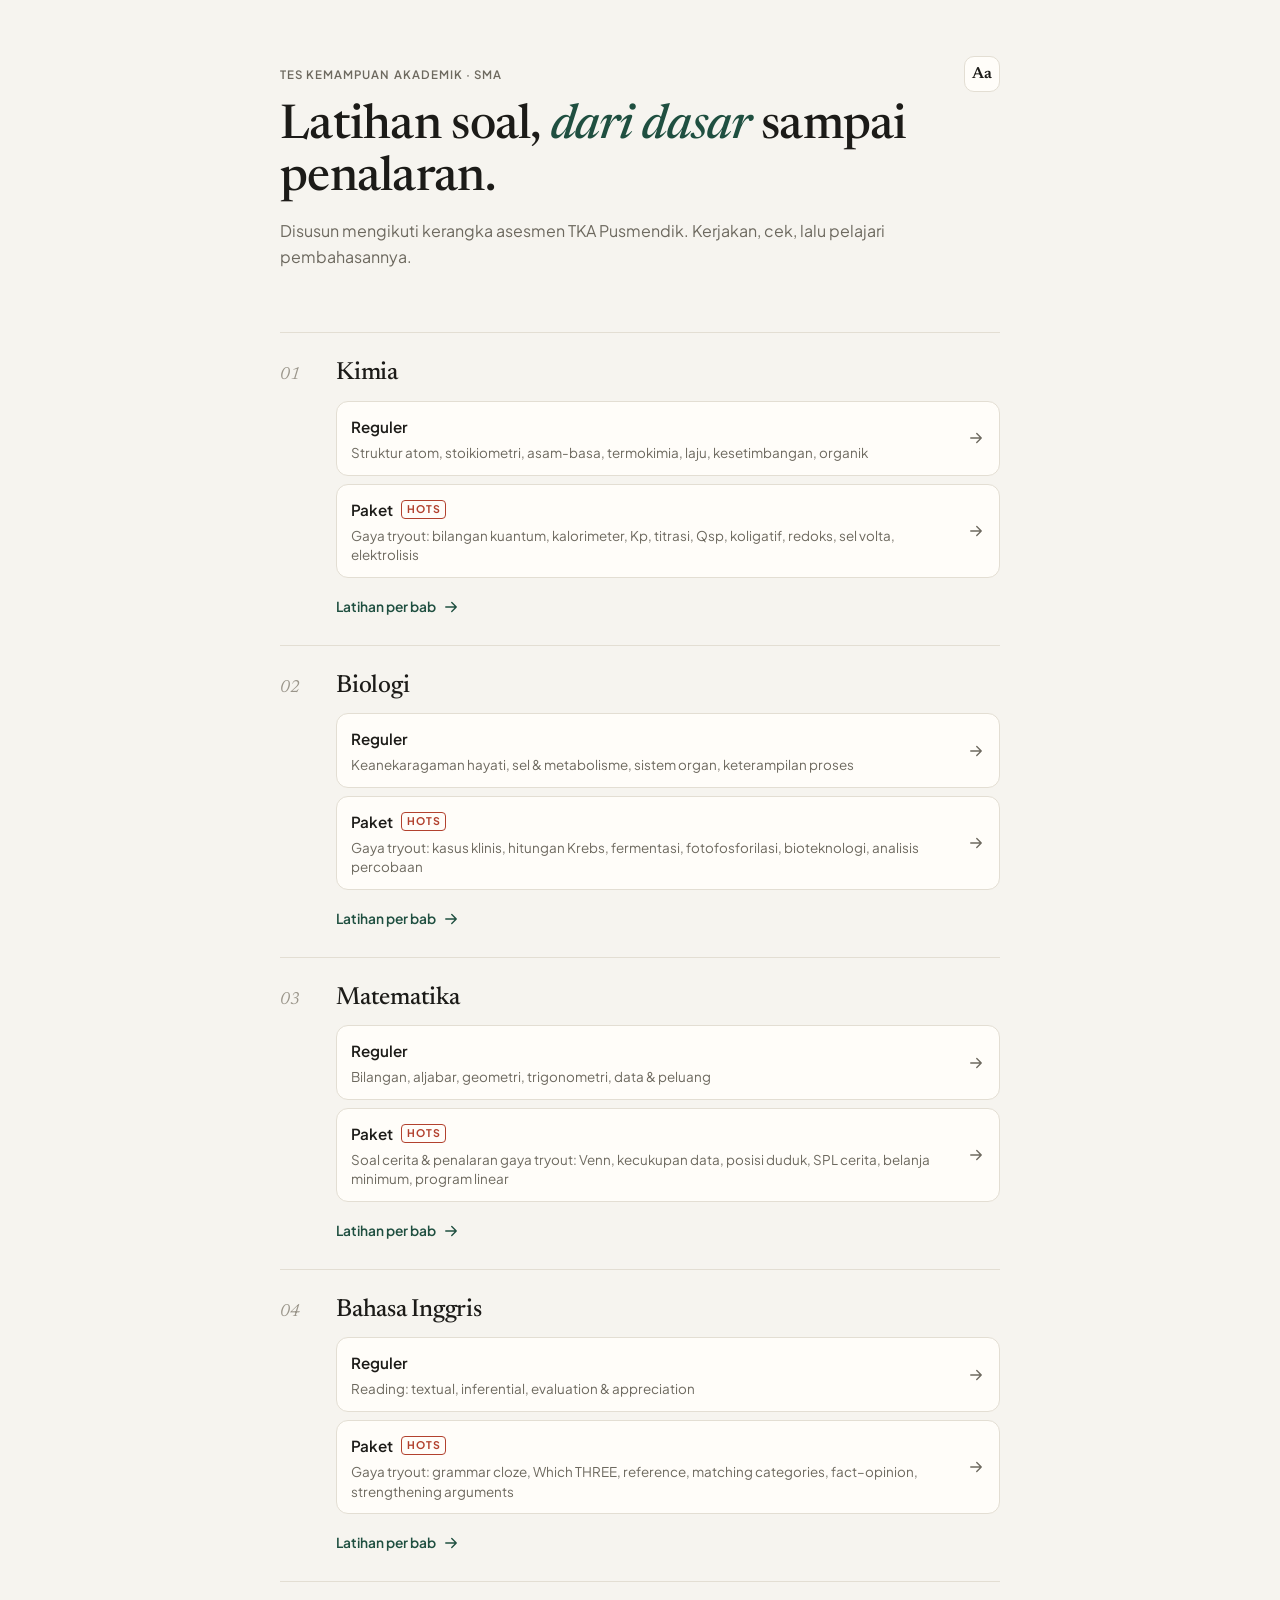
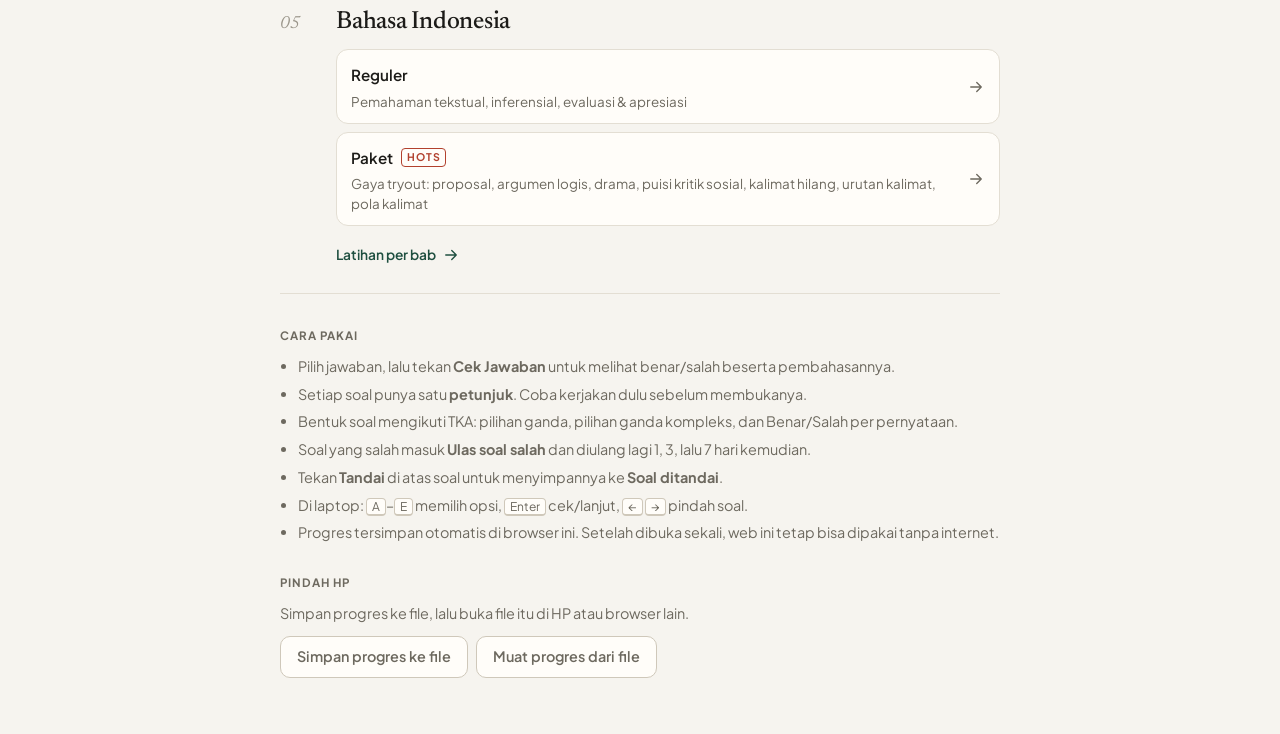
<file: index.html>
<!doctype html>
<html lang="id">
<head>
  <meta charset="utf-8">
  <meta name="viewport" content="width=device-width, initial-scale=1, viewport-fit=cover">
  <meta name="theme-color" content="#f6f4ef">
  <title>Latihan TKA SMA</title>
  <meta name="description" content="Latihan soal TKA SMA dengan petunjuk dan pembahasan.">
  <link rel="manifest" href="manifest.json">
  <link rel="icon" type="image/png" href="ikon/ikon-192.png">
  <link rel="apple-touch-icon" href="ikon/apple-touch-icon.png">
  <link rel="preconnect" href="https://fonts.googleapis.com">
  <link rel="preconnect" href="https://fonts.gstatic.com" crossorigin>
  <link rel="stylesheet" href="https://fonts.googleapis.com/css2?family=Newsreader:ital,opsz,wght@0,6..72,400..600;1,6..72,400..600&family=Plus+Jakarta+Sans:wght@400;500;600;700&display=swap">
  <link rel="stylesheet" href="css/style.css">
  <script src="js/umum.js"></script>
</head>
<body>
  <main class="wrap">
    <section class="hero">
      <div class="hero-atas">
        <span class="eyebrow">Tes Kemampuan Akademik · SMA</span>
        <div class="tampilan-wrap"><button class="btn-tampilan" data-tampilan aria-label="Pengaturan tampilan">Aa</button></div>
      </div>
      <h1>Latihan soal, <em>dari dasar</em> sampai penalaran.</h1>
      <p>Disusun mengikuti kerangka asesmen TKA Pusmendik. Kerjakan, cek, lalu pelajari pembahasannya.</p>
      <div class="ringkas-total" id="total"></div>
      <div id="lanjut"></div>
      <div class="pintas" id="pintas"></div>
    </section>

    <ol class="daftar-mapel" id="grid"></ol>

    <section class="info">
      <h3>Cara pakai</h3>
      <ul>
        <li>Pilih jawaban, lalu tekan <b>Cek Jawaban</b> untuk melihat benar/salah beserta pembahasannya.</li>
        <li>Setiap soal punya satu <b>petunjuk</b>. Coba kerjakan dulu sebelum membukanya.</li>
        <li>Bentuk soal mengikuti TKA: pilihan ganda, pilihan ganda kompleks, dan Benar/Salah per pernyataan.</li>
        <li>Soal yang salah masuk <b>Ulas soal salah</b> dan diulang lagi 1, 3, lalu 7 hari kemudian.</li>
        <li>Tekan <b>Tandai</b> di atas soal untuk menyimpannya ke <b>Soal ditandai</b>.</li>
        <li>Di laptop: <kbd>A</kbd>–<kbd>E</kbd> memilih opsi, <kbd>Enter</kbd> cek/lanjut, <kbd>←</kbd> <kbd>→</kbd> pindah soal.</li>
        <li>Progres tersimpan otomatis di browser ini. Setelah dibuka sekali, web ini tetap bisa dipakai tanpa internet.</li>
      </ul>

      <h3>Pindah HP</h3>
      <p>Simpan progres ke file, lalu buka file itu di HP atau browser lain.</p>
      <div class="pindah">
        <button class="btn" id="ekspor">Simpan progres ke file</button>
        <button class="btn" id="impor">Muat progres dari file</button>
        <input type="file" id="berkas" accept=".json,application/json" hidden>
      </div>
    </section>
  </main>

  <script src="js/mapel.js"></script>
  <script>
    var PANAH = '<svg class="ic" viewBox="0 0 24 24" fill="none" stroke="currentColor" stroke-width="1.8" stroke-linecap="round" stroke-linejoin="round"><path d="M5 12h14M13 6l6 6-6 6"/></svg>';

    function bacaProgres(id) {
      var r = { n: 0, b: 0, total: 0, idx: null };
      var s = TKA.bacaJson("tka-" + id);
      if (s && s.jawab) {
        Object.keys(s.jawab).forEach(function (k) {
          if (s.jawab[k].cek) { r.n++; if (s.jawab[k].benar) r.b++; }
        });
        r.total = s.total || 0;
        r.idx = s.idx;
      }
      return r;
    }

    function tampilkan() {
      // Kelompokkan paket reguler & HOTS di bawah satu mapel.
      var grup = {}, urut = [], semuaN = 0, semuaB = 0;
      window.DAFTAR_MAPEL.forEach(function (m) {
        var dasar = m.id.replace(/-hots$/, "");
        if (!grup[dasar]) { grup[dasar] = { nama: m.nama.split(" · ")[0], set: [] }; urut.push(dasar); }
        grup[dasar].set.push(m);
      });

      var grid = document.getElementById("grid");
      urut.forEach(function (k, i) {
        var g = grup[k], h = "";
        g.set.forEach(function (m) {
          var p = bacaProgres(m.id), hots = /-hots$/.test(m.id);
          semuaN += p.n; semuaB += p.b;
          var kanan = "";
          if (p.n) {
            kanan = '<div class="prog-mini"><span class="stat">' + p.b + ' benar · ' + p.n + (p.total ? '/' + p.total : '') + '</span>' +
              (p.total ? '<div class="garis"><span style="width:' + Math.round(p.n / p.total * 100) + '%"></span></div>' : '') + '</div>';
          }
          h += '<a class="set" href="' + (m.siap ? "quiz.html?mapel=" + m.id : "#") + '"' + (m.siap ? "" : ' aria-disabled="true" style="opacity:.5;pointer-events:none"') + '>' +
            '<span class="nama">' + (hots ? 'Paket <span class="label-hots">HOTS</span>' : 'Reguler') + '</span>' +
            '<span class="ket">' + (m.siap ? m.ket : "Segera hadir") + '</span>' +
            '<span class="kanan">' + kanan + PANAH + '</span></a>';
        });
        if (g.set.some(function (m) { return m.siap; })) {
          h += '<a class="per-bab" href="quiz.html?bab=' + k + '">Latihan per bab' + PANAH + '</a>';
        }
        var li = document.createElement("li");
        li.className = "mapel";
        li.innerHTML = '<span class="no">' + String(i + 1).padStart(2, "0") + '</span><div><h2>' + g.nama + '</h2><div class="paket">' + h + '</div></div>';
        grid.appendChild(li);
      });

      if (semuaN) {
        document.getElementById("total").innerHTML =
          '<div><b>' + semuaN + '</b><span>soal dikerjakan</span></div>' +
          '<div><b>' + semuaB + '</b><span>dijawab benar</span></div>' +
          '<div><b>' + Math.round(semuaB / semuaN * 100) + '%</b><span>ketepatan</span></div>';
      }

      // Tombol lanjutkan ke paket yang terakhir dibuka.
      try {
        var akhir = localStorage.getItem("tka-terakhir");
        var m = window.DAFTAR_MAPEL.filter(function (x) { return x.id === akhir && x.siap; })[0];
        if (m) {
          var p = bacaProgres(m.id);
          var posisi = p.idx === "ringkasan" ? "Ringkasan" : "Soal " + ((p.idx || 0) + 1);
          document.getElementById("lanjut").innerHTML =
            '<a class="lanjut" href="quiz.html?mapel=' + m.id + '"><div><span class="eyebrow">Lanjutkan</span>' +
            '<strong>' + m.nama + ' — ' + posisi + '</strong></div>' + PANAH + '</a>';
        }
      } catch (e) {}

      // Pintasan ulas soal salah & soal ditandai.
      var siap = window.DAFTAR_MAPEL.filter(function (x) { return x.siap; });
      var ulas = TKA.ulas(siap), tempo = TKA.jatuhTempo(ulas).length, nanti = Object.keys(ulas).length - tempo;
      var tanda = Object.keys(TKA.tanda()).length, h = "";
      if (tempo) {
        h += '<a class="ulas" href="quiz.html?set=ulas&baru=1"><b>' + tempo + '</b><span>soal perlu diulas hari ini</span>' + PANAH + '</a>';
      } else if (nanti) {
        h += '<div class="selesai"><b>✓</b><span>Ulasan hari ini beres · ' + nanti + ' soal dijadwalkan muncul lagi</span></div>';
      }
      if (tanda) h += '<a class="tandai" href="quiz.html?set=tanda"><b>' + tanda + '</b><span>soal ditandai</span>' + PANAH + '</a>';
      document.getElementById("pintas").innerHTML = h;
    }
    tampilkan();

    // ---------- Pindah HP: ekspor & impor semua data tka-* ----------
    document.getElementById("ekspor").addEventListener("click", function () {
      var data = {};
      for (var i = 0; i < localStorage.length; i++) {
        var k = localStorage.key(i);
        if (k.indexOf("tka-") === 0) data[k] = localStorage.getItem(k);
      }
      var isi = JSON.stringify({ aplikasi: "latihan-tka", versi: 1, waktu: new Date().toISOString(), data: data });
      var a = document.createElement("a");
      a.href = URL.createObjectURL(new Blob([isi], { type: "application/json" }));
      a.download = "progres-tka-" + new Date().toISOString().slice(0, 10) + ".json";
      document.body.appendChild(a); a.click(); a.remove();
      setTimeout(function () { URL.revokeObjectURL(a.href); }, 1000);
    });

    var berkas = document.getElementById("berkas");
    document.getElementById("impor").addEventListener("click", function () { berkas.click(); });
    berkas.addEventListener("change", function () {
      var f = berkas.files[0];
      if (!f) return;
      var r = new FileReader();
      r.onload = function () {
        var x;
        try { x = JSON.parse(r.result); } catch (e) {}
        berkas.value = "";
        if (!x || x.aplikasi !== "latihan-tka" || !x.data) return alert("File ini bukan file progres Latihan TKA.");
        if (!confirm("Progres di perangkat ini akan diganti dengan isi file (disimpan " + String(x.waktu || "").slice(0, 10) + "). Lanjutkan?")) return;
        try {
          Object.keys(localStorage).filter(function (k) { return k.indexOf("tka-") === 0; })
            .forEach(function (k) { localStorage.removeItem(k); });
          Object.keys(x.data).forEach(function (k) {
            if (k.indexOf("tka-") === 0) localStorage.setItem(k, x.data[k]);
          });
        } catch (e) { return alert("Gagal menyimpan: " + e.message); }
        location.reload();
      };
      r.readAsText(f);
    });
  </script>
</body>
</html>
</file>
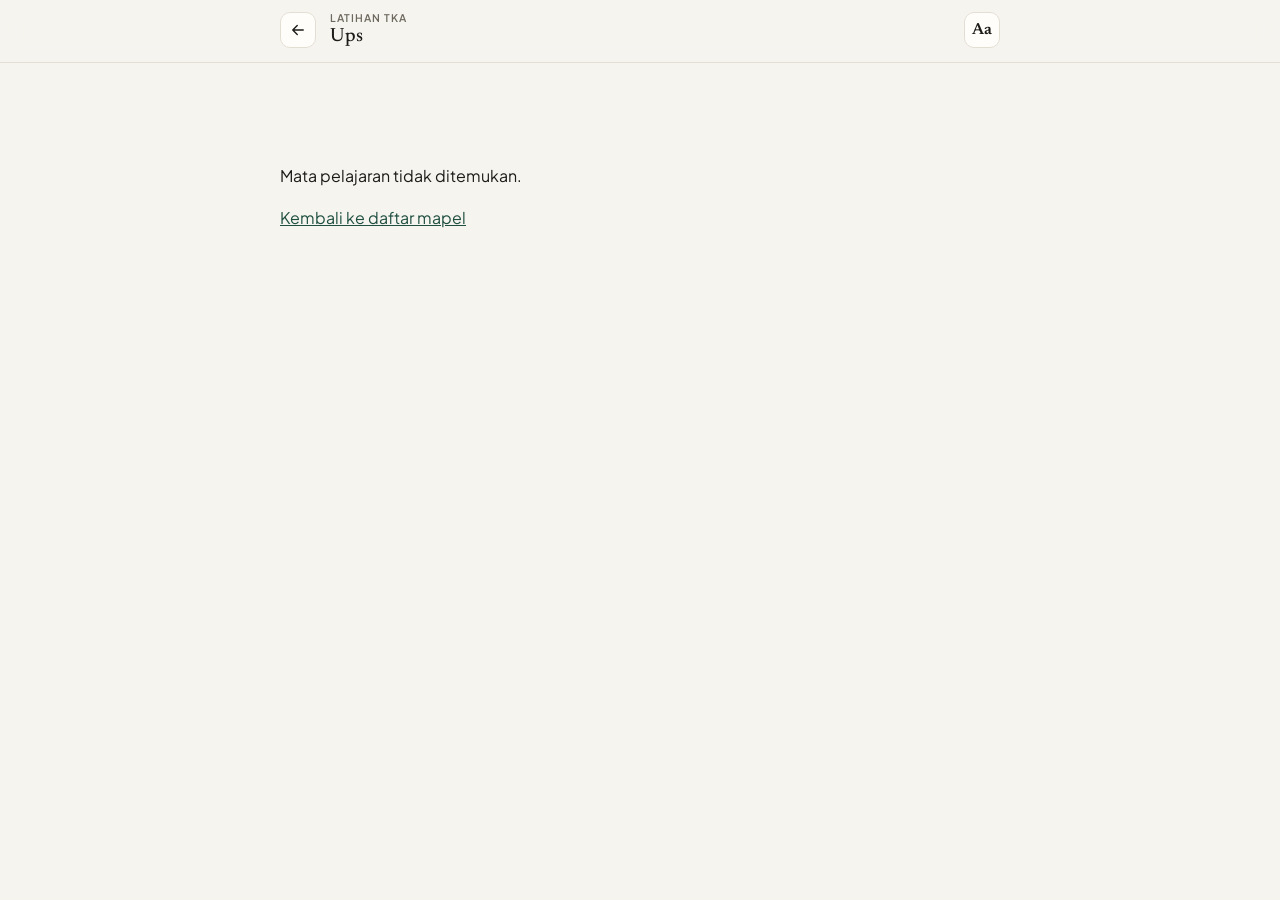
<file: quiz.html>
<!doctype html>
<html lang="id">
<head>
  <meta charset="utf-8">
  <meta name="viewport" content="width=device-width, initial-scale=1, viewport-fit=cover">
  <meta name="theme-color" content="#f6f4ef">
  <title>Latihan TKA SMA</title>
  <link rel="manifest" href="manifest.json">
  <link rel="icon" type="image/png" href="ikon/ikon-192.png">
  <link rel="apple-touch-icon" href="ikon/apple-touch-icon.png">
  <link rel="preconnect" href="https://fonts.googleapis.com">
  <link rel="preconnect" href="https://fonts.gstatic.com" crossorigin>
  <link rel="stylesheet" href="https://fonts.googleapis.com/css2?family=Newsreader:ital,opsz,wght@0,6..72,400..600;1,6..72,400..600&family=Plus+Jakarta+Sans:wght@400;500;600;700&display=swap">
  <link rel="stylesheet" href="css/style.css">
  <script src="js/umum.js"></script>
</head>
<body>
  <header class="bar-atas">
    <div class="wrap bar-isi">
      <a class="back" id="kembali" href="index.html" aria-label="Kembali">
        <svg class="ic" viewBox="0 0 24 24" fill="none" stroke="currentColor" stroke-width="1.8" stroke-linecap="round" stroke-linejoin="round"><path d="M19 12H5M11 6l-6 6 6 6"/></svg>
      </a>
      <div class="judul-wrap">
        <span class="eyebrow" id="sub">Latihan TKA</span>
        <h1 id="judul">Memuat…</h1>
      </div>
      <span class="stat" id="stat"></span>
      <div class="tampilan-wrap"><button class="btn-tampilan" data-tampilan aria-label="Pengaturan tampilan">Aa</button></div>
    </div>
    <div class="progress"><span id="prog" style="width:0"></span></div>
  </header>
  <main class="wrap">
    <nav class="nav-nomor" id="nav" aria-label="Nomor soal"></nav>
    <div id="isi"></div>
  </main>

  <script src="js/mapel.js"></script>
  <script src="js/app.js"></script>
</body>
</html>
</file>
<file: css/style.css>
:root {
  --bg: #f6f4ef;
  --surface: #fffdf9;
  --surface-2: #eeeae2;
  --text: #1c1b18;
  --muted: #6d695f;
  --faint: #9a958a;
  --border: #e3ded3;
  --border-strong: #cfc8ba;
  --accent: #1f4f40;
  --accent-ink: #ffffff;
  --accent-soft: #e2ebe6;
  --ok: #2e7650;
  --ok-soft: #e4f0e8;
  --bad: #b2412e;
  --bad-soft: #f8e6e1;
  --hint: #8f6410;
  --hint-soft: #f6eedb;
  --radius: 12px;
  --serif: "Newsreader", "Iowan Old Style", Georgia, serif;
  --sans: "Plus Jakarta Sans", system-ui, -apple-system, "Segoe UI", Roboto, sans-serif;
}
@media (prefers-color-scheme: dark) {
  :root:not([data-theme="light"]) {
    --bg: #131311;
    --surface: #1b1a17;
    --surface-2: #25231f;
    --text: #ece8df;
    --muted: #a39e92;
    --faint: #77736a;
    --border: #2f2d28;
    --border-strong: #45423b;
    --accent: #8fc7ab;
    --accent-ink: #10201a;
    --accent-soft: #1d2f27;
    --ok: #7fc99c;
    --ok-soft: #1a2c21;
    --bad: #e88b77;
    --bad-soft: #36201b;
    --hint: #e2b75f;
    --hint-soft: #302712;
  }
}
/* Tema gelap dipilih manual dari panel Tampilan */
:root[data-theme="dark"] {
  --bg: #131311;
  --surface: #1b1a17;
  --surface-2: #25231f;
  --text: #ece8df;
  --muted: #a39e92;
  --faint: #77736a;
  --border: #2f2d28;
  --border-strong: #45423b;
  --accent: #8fc7ab;
  --accent-ink: #10201a;
  --accent-soft: #1d2f27;
  --ok: #7fc99c;
  --ok-soft: #1a2c21;
  --bad: #e88b77;
  --bad-soft: #36201b;
  --hint: #e2b75f;
  --hint-soft: #302712;
}

* { box-sizing: border-box; }
html { -webkit-text-size-adjust: 100%; }
body {
  margin: 0;
  background: var(--bg);
  color: var(--text);
  font-family: var(--sans);
  font-size: 1rem;
  line-height: 1.65;
  -webkit-font-smoothing: antialiased;
}
a { color: var(--accent); }
button { font: inherit; color: inherit; cursor: pointer; }
button:focus-visible, a:focus-visible { outline: 2px solid var(--accent); outline-offset: 2px; }
.wrap { max-width: 760px; margin: 0 auto; padding: 0 20px; }
.ic { width: 18px; height: 18px; flex: none; vertical-align: -3px; }
.eyebrow {
  font-size: .72rem; font-weight: 600; letter-spacing: .09em; text-transform: uppercase; color: var(--muted);
}
.stat { color: var(--muted); font-size: .88rem; font-variant-numeric: tabular-nums; }

/* ================= Beranda ================= */
.hero { padding: 56px 0 28px; border-bottom: 1px solid var(--border); }
.hero h1 {
  font-family: var(--serif); font-weight: 500; font-size: clamp(2.1rem, 6vw, 3rem);
  line-height: 1.08; letter-spacing: -.015em; margin: 10px 0 12px;
}
.hero h1 em { font-style: italic; color: var(--accent); }
.hero p { margin: 0; color: var(--muted); max-width: 52ch; }
.ringkas-total { display: flex; gap: 28px; margin-top: 24px; flex-wrap: wrap; }
.ringkas-total div { display: flex; flex-direction: column; }
.ringkas-total b { font-family: var(--serif); font-size: 1.7rem; font-weight: 500; line-height: 1.1; font-variant-numeric: tabular-nums; }
.ringkas-total span { font-size: .8rem; color: var(--muted); }

.lanjut {
  display: flex; align-items: center; gap: 14px; margin-top: 24px; padding: 14px 16px;
  background: var(--accent); color: var(--accent-ink); border-radius: var(--radius); text-decoration: none;
}
.lanjut .eyebrow { color: inherit; opacity: .75; }
.lanjut strong { display: block; font-weight: 600; }
.lanjut .ic { margin-left: auto; }

.daftar-mapel { list-style: none; margin: 0; padding: 0; }
.mapel { display: grid; grid-template-columns: 44px 1fr; gap: 0 12px; padding: 26px 0; border-bottom: 1px solid var(--border); }
.mapel .no { font-family: var(--serif); font-style: italic; color: var(--faint); font-size: 1.1rem; padding-top: 2px; }
.mapel h2 { font-family: var(--serif); font-weight: 500; font-size: 1.55rem; line-height: 1.2; margin: 0 0 12px; letter-spacing: -.01em; }
.paket { display: flex; flex-direction: column; gap: 8px; }
.set {
  display: grid; grid-template-columns: 1fr auto; align-items: center; gap: 4px 16px;
  padding: 12px 14px; border: 1px solid var(--border); border-radius: var(--radius);
  background: var(--surface); color: inherit; text-decoration: none;
  transition: border-color .15s, transform .15s;
}
.set:hover { border-color: var(--border-strong); }
.set:active { transform: scale(.995); }
.set .nama { font-weight: 600; font-size: .95rem; display: flex; align-items: center; gap: 8px; }
.set .label-hots {
  font-size: .66rem; font-weight: 700; letter-spacing: .08em; text-transform: uppercase;
  color: var(--bad); border: 1px solid currentColor; border-radius: 4px; padding: 0 5px; line-height: 1.6;
}
.set .ket {
  grid-column: 1; font-size: .84rem; color: var(--muted); line-height: 1.45;
  display: -webkit-box; -webkit-line-clamp: 2; -webkit-box-orient: vertical; overflow: hidden;
}
.set .kanan { grid-column: 2; grid-row: 1 / span 2; display: flex; align-items: center; gap: 10px; color: var(--muted); }
.set .prog-mini { display: flex; flex-direction: column; align-items: flex-end; gap: 4px; min-width: 64px; }
.set .prog-mini .stat { font-size: .78rem; white-space: nowrap; }
.garis { width: 64px; height: 3px; background: var(--surface-2); border-radius: 3px; overflow: hidden; }
.garis span { display: block; height: 100%; background: var(--accent); }

.info { padding: 32px 0 56px; color: var(--muted); font-size: .9rem; }
.info h3 { font-size: .72rem; letter-spacing: .09em; text-transform: uppercase; margin: 0 0 10px; color: var(--muted); }
.info ul { padding-left: 18px; margin: 0; }
.info li { margin-bottom: 4px; }
.info kbd, .kbd {
  font-family: var(--sans); font-size: .75rem; border: 1px solid var(--border-strong); border-bottom-width: 2px;
  border-radius: 4px; padding: 0 5px; background: var(--surface);
}

/* ================= Halaman soal ================= */
.bar-atas {
  position: sticky; top: 0; z-index: 10;
  background: color-mix(in srgb, var(--bg) 88%, transparent);
  -webkit-backdrop-filter: blur(10px); backdrop-filter: blur(10px);
  border-bottom: 1px solid var(--border);
}
.bar-isi { display: flex; align-items: center; gap: 14px; height: 60px; }
.back {
  display: inline-grid; place-items: center; width: 36px; height: 36px; border-radius: 10px;
  color: var(--text); border: 1px solid var(--border); background: var(--surface);
}
.judul-wrap { min-width: 0; flex: 1; line-height: 1.2; }
.judul-wrap .eyebrow { display: block; font-size: .66rem; }
.judul-wrap h1 { font-family: var(--serif); font-weight: 500; font-size: 1.2rem; margin: 0; white-space: nowrap; overflow: hidden; text-overflow: ellipsis; }
.progress { height: 2px; background: transparent; }
.progress span { display: block; height: 100%; background: var(--accent); transition: width .3s; }

/* Navigasi nomor */
.nav-nomor { position: relative; display: flex; flex-wrap: wrap; gap: 6px; padding: 18px 0 6px; }
.nav-nomor button {
  min-width: 34px; height: 34px; padding: 0 8px; border-radius: 9px; border: 1px solid var(--border);
  background: transparent; font-size: .8rem; font-weight: 600; color: var(--muted); font-variant-numeric: tabular-nums;
}
.nav-nomor button:hover { border-color: var(--border-strong); color: var(--text); }
.nav-nomor button.ok { background: var(--ok-soft); border-color: transparent; color: var(--ok); }
.nav-nomor button.bad { background: var(--bad-soft); border-color: transparent; color: var(--bad); }
.nav-nomor button.cur { border-color: var(--text); color: var(--text); box-shadow: inset 0 0 0 1px var(--text); }
.nav-nomor .ke-ring { display: inline-flex; align-items: center; gap: 6px; padding: 0 12px; }

/* Soal */
.soal-wrap { padding: 22px 0 8px; }
.meta { display: flex; flex-wrap: wrap; align-items: center; gap: 4px 14px; margin-bottom: 18px; font-size: .82rem; color: var(--muted); }
.meta .nomor { font-family: var(--serif); font-size: 1.05rem; color: var(--text); }
.meta .nomor i { color: var(--faint); }
.meta .sep { width: 3px; height: 3px; border-radius: 50%; background: var(--faint); }
.lv { display: inline-flex; align-items: center; gap: 6px; }
.lv .pips { display: inline-flex; gap: 2px; }
.lv .pips i { width: 4px; height: 11px; border-radius: 1px; background: var(--border-strong); }
.lv1 .pips i:nth-child(-n+1), .lv2 .pips i:nth-child(-n+2), .lv3 .pips i { background: var(--text); }

.stimulus {
  border-left: 2px solid var(--border-strong); padding: 2px 0 2px 16px; margin-bottom: 20px;
  font-size: .95rem; color: var(--text); overflow-x: auto;
}
.stimulus p:first-child { margin-top: 0; }
.stimulus p:last-child { margin-bottom: 0; }
.soal { font-size: 1.06rem; margin-bottom: 8px; }
.soal p:first-child { margin-top: 0; }
.tipe { font-size: .8rem; color: var(--muted); margin-bottom: 14px; }
table { border-collapse: collapse; margin: 10px 0; font-size: .9rem; }
th, td { border-bottom: 1px solid var(--border); padding: 7px 12px; text-align: center; }
th { font-size: .78rem; font-weight: 600; color: var(--muted); border-bottom-color: var(--border-strong); }

/* Opsi */
.opsi { display: flex; flex-direction: column; gap: 8px; }
.opsi button {
  display: flex; gap: 12px; align-items: flex-start; text-align: left; width: 100%;
  border: 1px solid var(--border); background: var(--surface); border-radius: var(--radius); padding: 12px 14px;
  transition: border-color .12s, background .12s;
}
.opsi button:hover:not(:disabled) { border-color: var(--border-strong); }
.opsi button .h {
  flex: 0 0 26px; height: 26px; border-radius: 50%; display: grid; place-items: center;
  border: 1px solid var(--border-strong); font-weight: 600; font-size: .78rem; color: var(--muted); margin-top: 1px;
}
.opsi.multi button .h { border-radius: 6px; }
.opsi button .t { flex: 1; }
.opsi button.sel { border-color: var(--accent); box-shadow: inset 0 0 0 1px var(--accent); }
.opsi button.sel .h { background: var(--accent); border-color: var(--accent); color: var(--accent-ink); }
.opsi button.ok { border-color: var(--ok); background: var(--ok-soft); }
.opsi button.ok .h { background: var(--ok); border-color: var(--ok); color: var(--surface); }
.opsi button.bad { border-color: var(--bad); background: var(--bad-soft); }
.opsi button.bad .h { background: var(--bad); border-color: var(--bad); color: var(--surface); }
.opsi button:disabled { cursor: default; }
.opsi button:disabled:not(.ok):not(.bad) { opacity: .6; }
.opsi .note { font-size: .72rem; font-weight: 600; color: var(--ok); white-space: nowrap; align-self: center; }

/* Benar/Salah per pernyataan */
.kat { width: 100%; border-top: 1px solid var(--border-strong); margin: 0; }
.kat td { text-align: left; vertical-align: top; padding: 12px 8px; }
.kat td.no { width: 1%; color: var(--faint); font-family: var(--serif); font-style: italic; padding-right: 0; }
.kat td.pilih { white-space: nowrap; width: 1%; text-align: right; }
.seg { display: inline-flex; border: 1px solid var(--border-strong); border-radius: 9px; overflow: hidden; }
.seg button { border: 0; background: var(--surface); padding: 5px 12px; font-size: .82rem; font-weight: 600; color: var(--muted); }
.seg button + button { border-left: 1px solid var(--border-strong); }
.seg button.sel { background: var(--accent); color: var(--accent-ink); }
.seg button:disabled { cursor: default; }
.kat tr.ok td { background: var(--ok-soft); }
.kat tr.bad td { background: var(--bad-soft); }
.kat .kunci { display: block; font-size: .72rem; font-weight: 600; margin-top: 4px; }
.kat tr.ok .kunci { color: var(--ok); }
.kat tr.bad .kunci { color: var(--bad); }

/* Petunjuk & umpan balik */
.hint-box {
  margin-top: 16px; padding: 12px 16px; border-radius: var(--radius);
  background: var(--hint-soft); font-size: .94rem;
}
.hint-box .eyebrow { color: var(--hint); display: flex; align-items: center; gap: 6px; margin-bottom: 2px; }
.feedback { margin-top: 20px; border-radius: var(--radius); border: 1px solid var(--border); background: var(--surface); overflow: hidden; }
.feedback .kepala { display: flex; flex-wrap: wrap; align-items: center; gap: 4px 10px; padding: 12px 16px; }
.feedback.ok .kepala { background: var(--ok-soft); color: var(--ok); }
.feedback.bad .kepala { background: var(--bad-soft); color: var(--bad); }
.feedback .judul { font-family: var(--serif); font-size: 1.2rem; font-weight: 500; white-space: nowrap; }
.feedback .kunci-teks { margin-left: auto; font-size: .85rem; color: var(--text); }
.pembahasan { padding: 6px 16px 14px; font-size: .95rem; }
.pembahasan > .eyebrow { display: block; margin: 8px 0 2px; }
.pembahasan p { margin: 6px 0; }
.pembahasan h4 {
  margin: 16px 0 4px; font-size: .7rem; font-weight: 700; letter-spacing: .09em; text-transform: uppercase; color: var(--accent);
}
.pembahasan h4:first-of-type { margin-top: 10px; }
.pembahasan ol, .pembahasan ul { margin: 6px 0; padding-left: 20px; }
.pembahasan li { margin: 3px 0; }
.pembahasan ul.pengecoh { list-style: none; padding: 0; }
.pembahasan ul.pengecoh li { padding-left: 26px; position: relative; }
.pembahasan ul.pengecoh li > b:first-child { position: absolute; left: 0; color: var(--muted); }
.pembahasan .tips { background: var(--surface-2); border-radius: 8px; padding: 8px 12px; margin-top: 10px; }

/* Aksi (menempel di bawah) */
.aksi {
  position: sticky; bottom: 0; z-index: 5;
  display: flex; align-items: center; gap: 8px; margin-top: 22px; padding: 12px 0 calc(12px + env(safe-area-inset-bottom));
  background: linear-gradient(to top, var(--bg) 70%, transparent);
}
.btn {
  display: inline-flex; align-items: center; justify-content: center; gap: 8px; height: 42px;
  border: 1px solid var(--border-strong); background: var(--surface); border-radius: 10px;
  padding: 0 16px; font-weight: 600; font-size: .9rem; white-space: nowrap;
}
.btn:hover:not(:disabled) { border-color: var(--text); }
.btn.primary { background: var(--accent); border-color: var(--accent); color: var(--accent-ink); }
.btn.primary:hover:not(:disabled) { filter: brightness(1.08); border-color: var(--accent); }
.btn.ghost { border-color: transparent; background: transparent; color: var(--hint); padding: 0 10px; }
.btn.ghost:hover:not(:disabled) { border-color: transparent; background: var(--hint-soft); }
.btn.ikon { width: 42px; padding: 0; }
.btn:disabled { opacity: .4; cursor: not-allowed; }
.spacer { flex: 1; }

/* Ringkasan */
.ringkasan { padding: 28px 0 40px; }
.ringkasan h2 { font-family: var(--serif); font-weight: 500; font-size: 1.6rem; margin: 6px 0 20px; }
.skor { display: flex; align-items: baseline; gap: 12px; flex-wrap: wrap; padding-bottom: 22px; border-bottom: 1px solid var(--border); }
.skor-besar { font-family: var(--serif); font-size: 3.6rem; font-weight: 500; line-height: 1; margin: 0; font-variant-numeric: tabular-nums; }
.skor-besar small { font-size: .45em; color: var(--faint); }
.ring-table { width: 100%; margin: 8px 0 24px; }
.ring-table th, .ring-table td { text-align: left; padding: 11px 6px; }
.ring-table td.angka { white-space: nowrap; width: 1%; font-variant-numeric: tabular-nums; }
.ring-table td.batang { width: 30%; }
.bar { height: 4px; background: var(--surface-2); border-radius: 4px; overflow: hidden; min-width: 60px; }
.bar span { display: block; height: 100%; background: var(--accent); }
.daftar-salah { display: flex; flex-wrap: wrap; gap: 6px; margin: 8px 0 4px; }
.daftar-salah .btn { height: 34px; min-width: 34px; padding: 0 10px; color: var(--bad); }

.kosong { padding: 60px 0; }

/* ================= Panel tampilan (tema & ukuran huruf) ================= */
:root { color-scheme: light; }
:root[data-theme="dark"] { color-scheme: dark; }
@media (prefers-color-scheme: dark) { :root:not([data-theme="light"]) { color-scheme: dark; } }
.tampilan-wrap { position: relative; flex: none; }
.btn-tampilan {
  display: inline-grid; place-items: center; width: 36px; height: 36px; border-radius: 10px;
  border: 1px solid var(--border); background: var(--surface); font-family: var(--serif); font-size: 1rem; font-weight: 600;
}
.btn-tampilan:hover { border-color: var(--border-strong); }
.panel-tampilan {
  position: absolute; right: 0; top: calc(100% + 8px); z-index: 20; width: 248px;
  display: grid; gap: 8px; padding: 14px; border: 1px solid var(--border-strong); border-radius: var(--radius);
  background: var(--surface); box-shadow: 0 12px 32px rgba(0, 0, 0, .14);
}
.panel-tampilan[hidden] { display: none; }
.panel-tampilan .seg { width: 100%; }
.panel-tampilan .seg button { flex: 1; padding: 6px 4px; }
.panel-tampilan .ukuran { display: flex; align-items: center; justify-content: space-between; }
.panel-tampilan .ukuran .btn { height: 36px; width: 48px; font-family: var(--serif); }

/* Tanda (bookmark) di baris meta soal */
.meta .paket-asal { color: var(--text); font-weight: 600; }
.tanda {
  margin-left: auto; display: inline-flex; align-items: center; gap: 6px; height: 30px; padding: 0 10px;
  border: 1px solid var(--border); border-radius: 8px; background: transparent; font-size: .78rem; font-weight: 600; color: var(--muted);
}
.tanda:hover { border-color: var(--border-strong); color: var(--text); }
.tanda[aria-pressed="true"] { color: var(--hint); border-color: var(--hint); background: var(--hint-soft); }
.tanda[aria-pressed="true"] .ic { fill: currentColor; }
.nav-nomor button.ditandai::after {
  content: ""; position: absolute; top: -3px; right: -3px; width: 8px; height: 8px; border-radius: 50%;
  background: var(--hint); border: 2px solid var(--bg);
}
.nav-nomor button { position: relative; }

/* Beranda: pintasan ulas & tanda, latihan per bab, pindah HP */
.hero-atas { display: flex; align-items: center; justify-content: space-between; gap: 12px; }
.pintas { display: grid; grid-template-columns: repeat(auto-fit, minmax(200px, 1fr)); gap: 8px; margin-top: 10px; }
.pintas > * {
  display: flex; align-items: center; gap: 12px; padding: 12px 14px; border-radius: var(--radius);
  border: 1px solid var(--border-strong); background: var(--surface); color: inherit; text-decoration: none;
}
.pintas a:hover { border-color: var(--text); }
.pintas .selesai { border-style: dashed; }
.pintas .selesai b { color: var(--ok); }
.pintas b { font-family: var(--serif); font-size: 1.5rem; font-weight: 500; line-height: 1; font-variant-numeric: tabular-nums; }
.pintas .ulas b { color: var(--bad); }
.pintas .tandai b { color: var(--hint); }
.pintas span { font-size: .84rem; color: var(--muted); line-height: 1.35; }
.pintas .ic { margin-left: auto; color: var(--muted); }
.per-bab {
  display: inline-flex; align-items: center; gap: 6px; margin-top: 10px; font-size: .86rem; font-weight: 600; text-decoration: none;
}
.per-bab:hover { text-decoration: underline; }
.pindah { display: flex; flex-wrap: wrap; gap: 8px; margin-top: 10px; }
.info h3 + p { margin: 0; }
.info h3:not(:first-child) { margin-top: 28px; }

/* Pemilih bab */
.pilih-bab { padding: 26px 0 48px; }
.pilih-bab h2 { font-family: var(--serif); font-weight: 500; font-size: 1.6rem; margin: 6px 0 4px; }
.pilih-bab > p { margin: 0 0 18px; color: var(--muted); font-size: .92rem; }
.daftar-bab { list-style: none; margin: 0; padding: 0; display: flex; flex-direction: column; gap: 8px; }
.daftar-bab a {
  display: grid; grid-template-columns: 1fr auto; align-items: center; gap: 2px 16px; padding: 12px 14px;
  border: 1px solid var(--border); border-radius: var(--radius); background: var(--surface); color: inherit; text-decoration: none;
}
.daftar-bab a:hover { border-color: var(--border-strong); }
.daftar-bab .nama { font-weight: 600; font-size: .95rem; }
.daftar-bab .stat { grid-column: 1; font-size: .8rem; }
.daftar-bab .kanan { grid-column: 2; grid-row: 1 / span 2; display: flex; align-items: center; gap: 10px; color: var(--muted); }
.daftar-bab .kosong { display: grid; gap: 2px; padding: 12px 14px; border: 1px dashed var(--border); border-radius: var(--radius); color: var(--muted); }
.pilih-bab .elemen { font-size: .78rem; font-weight: 600; letter-spacing: .06em; text-transform: uppercase; color: var(--muted); margin: 22px 0 8px; }
.pilih-bab .catatan-elemen { margin: -4px 0 8px; font-size: .8rem; color: var(--muted); }

@media (max-width: 640px) {
  .wrap { padding: 0 16px; }
  .hero { padding-top: 40px; }
  .mapel { grid-template-columns: 1fr; }
  .mapel .no { display: none; }
  .set .ket { -webkit-line-clamp: 1; }
  .meta { gap: 2px 12px; }
  .meta .sep { display: none; }
  .nav-nomor { flex-wrap: nowrap; overflow-x: auto; scrollbar-width: none; margin: 0 -16px; padding: 14px 16px 4px; scroll-behavior: smooth; }
  .nav-nomor::-webkit-scrollbar { display: none; }
  .nav-nomor button { flex: none; }
  .tanda .lbl { display: none; }
  .btn .lbl { display: none; }
  .btn.lbl-wajib .lbl { display: inline; }
  .kat td { padding: 10px 4px; }
  .seg button { padding: 5px 9px; }
}
</file>
